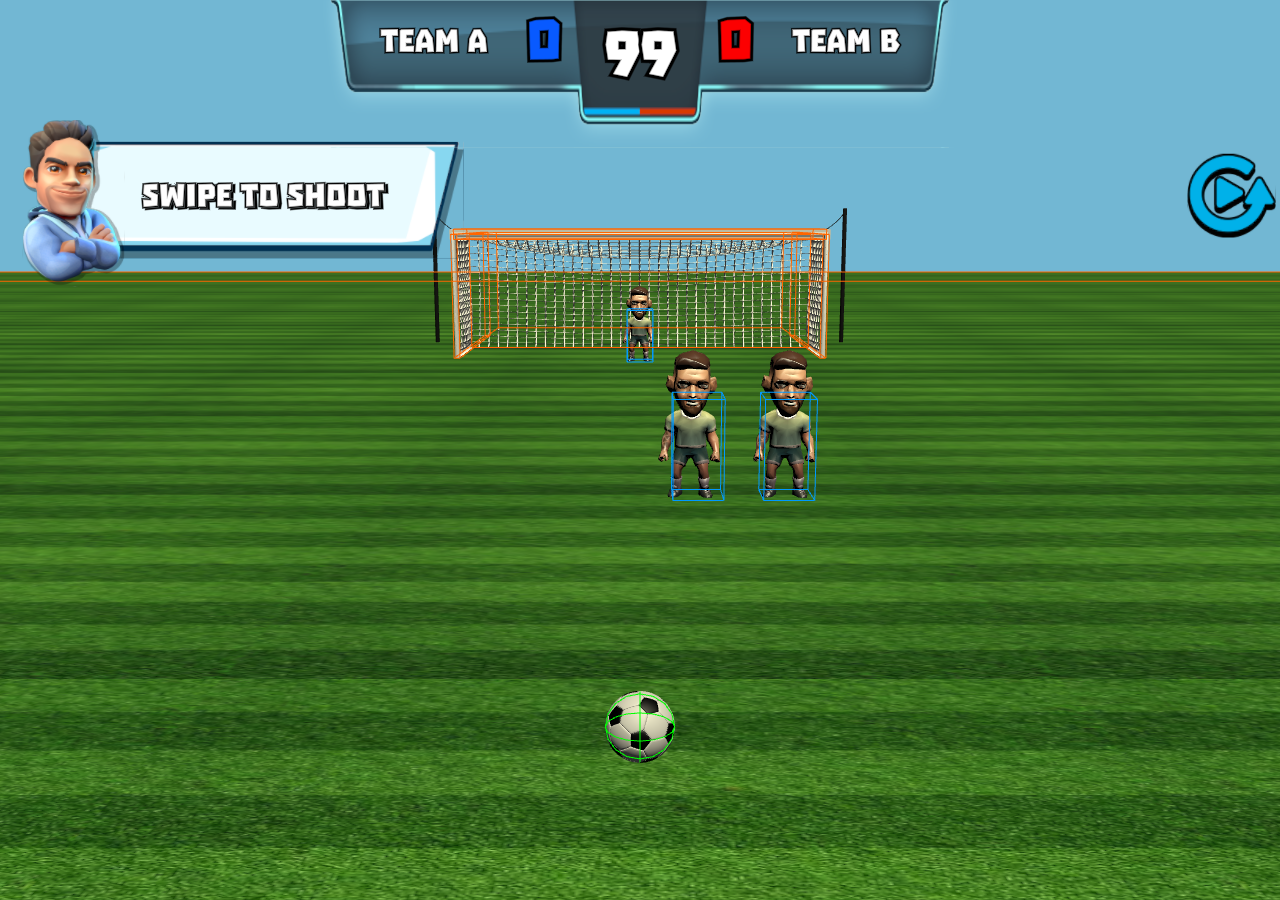
<file: sfx/index.html>
<!doctype html>
<html>
<head>
    <meta name='viewport' content='width=device-width, initial-scale=1, maximum-scale=1, minimum-scale=1, user-scalable=no, viewport-fit=cover' />
    <meta charset='utf-8'>
    <link rel="stylesheet" type="text/css" href="styles.css">
    <link rel="manifest" href="manifest.json">
    <style></style>
    <title>webtest</title>
    <script src="playcanvas-stable.min.js"></script>
    <script src="__settings__.js"></script>
</head>
<body>
    <script src="__start__.js"></script>
    <script src="__loading__.js"></script>
</body>
</html>
</file>
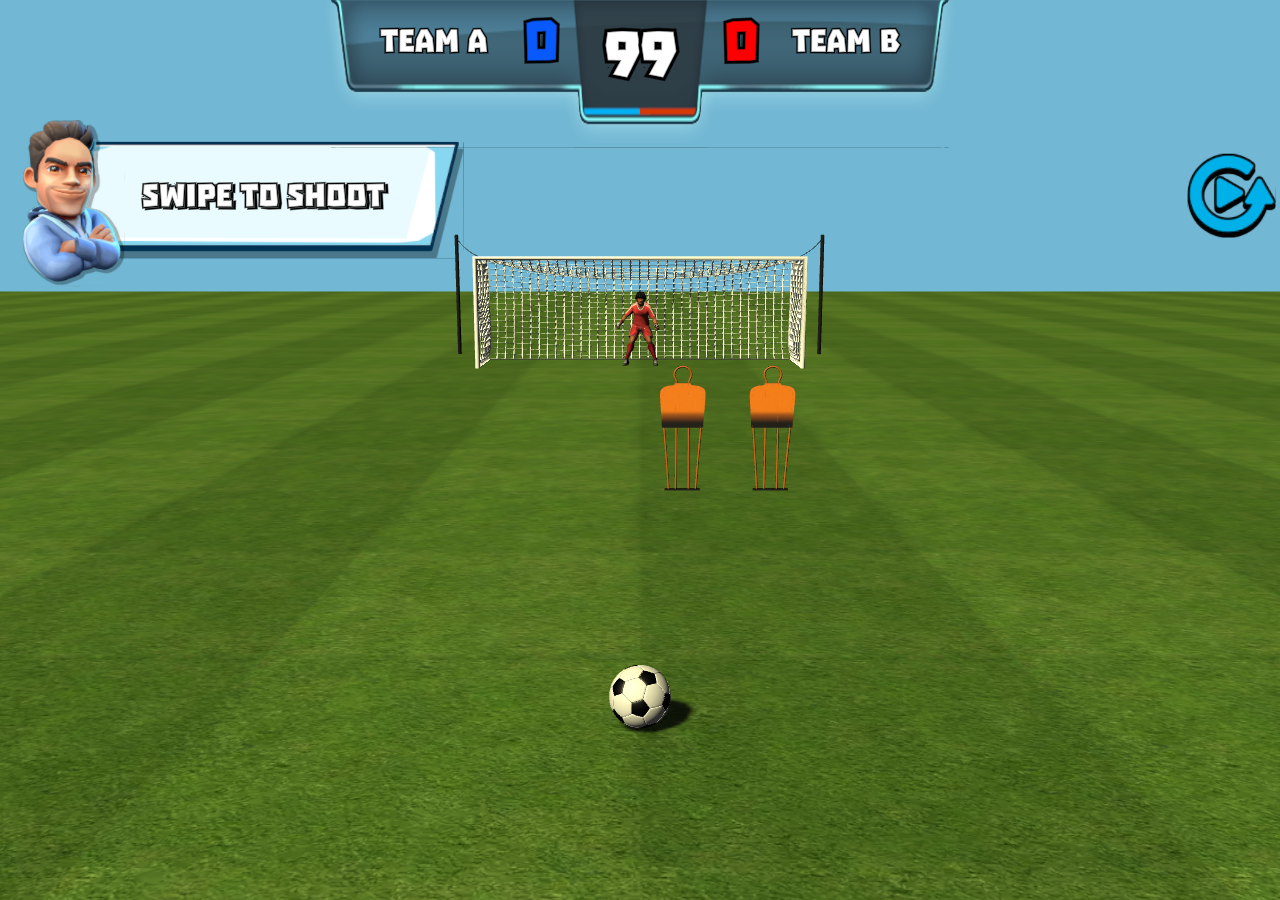
<file: source/index.html>
<!doctype html>
<html>
<head>
    <meta name='viewport' content='width=device-width, initial-scale=1, maximum-scale=1, minimum-scale=1, user-scalable=no, viewport-fit=cover' />
    <meta charset='utf-8'>
    <link rel="stylesheet" type="text/css" href="styles.css">
    <link rel="manifest" href="manifest.json">
    <style></style>
    <title>v1</title>
    <script src="playcanvas-stable.min.js"></script>
    <script src="__settings__.js"></script>
</head>
<body>
    <script src="__start__.js"></script>
    <script src="__loading__.js"></script>
</body>
</html>
</file>
<file: sfx/styles.css>
html {
    height: 100%;
    width: 100%;
    background-color: #1d292c;
}
body {
    margin: 0;
    max-height: 100%;
    height: 100%;
    overflow: hidden;
    background-color: #1d292c;
    font-family: Helvetica, arial, sans-serif;
    position: relative;
    width: 100%;

    -webkit-tap-highlight-color: transparent;
}

#application-canvas {
    display: block;
    position: absolute;
    top: 0;
    left: 0;
    right: 0;
    bottom: 0;
}
#application-canvas.fill-mode-NONE {
    margin: auto;
}
#application-canvas.fill-mode-KEEP_ASPECT {
    width: 100%;
    height: auto;
    margin: 0;
}
#application-canvas.fill-mode-FILL_WINDOW {
    width: 100%;
    height: 100%;
    margin: 0;
}

canvas:focus {
    outline: none;
}
</file>
<file: source/styles.css>
html {
    height: 100%;
    width: 100%;
    background-color: #1d292c;
}
body {
    margin: 0;
    max-height: 100%;
    height: 100%;
    overflow: hidden;
    background-color: #1d292c;
    font-family: Helvetica, arial, sans-serif;
    position: relative;
    width: 100%;

    -webkit-tap-highlight-color: transparent;
}

#application-canvas {
    display: block;
    position: absolute;
    top: 0;
    left: 0;
    right: 0;
    bottom: 0;
}
#application-canvas.fill-mode-NONE {
    margin: auto;
}
#application-canvas.fill-mode-KEEP_ASPECT {
    width: 100%;
    height: auto;
    margin: 0;
}
#application-canvas.fill-mode-FILL_WINDOW {
    width: 100%;
    height: 100%;
    margin: 0;
}

canvas:focus {
    outline: none;
}
</file>
